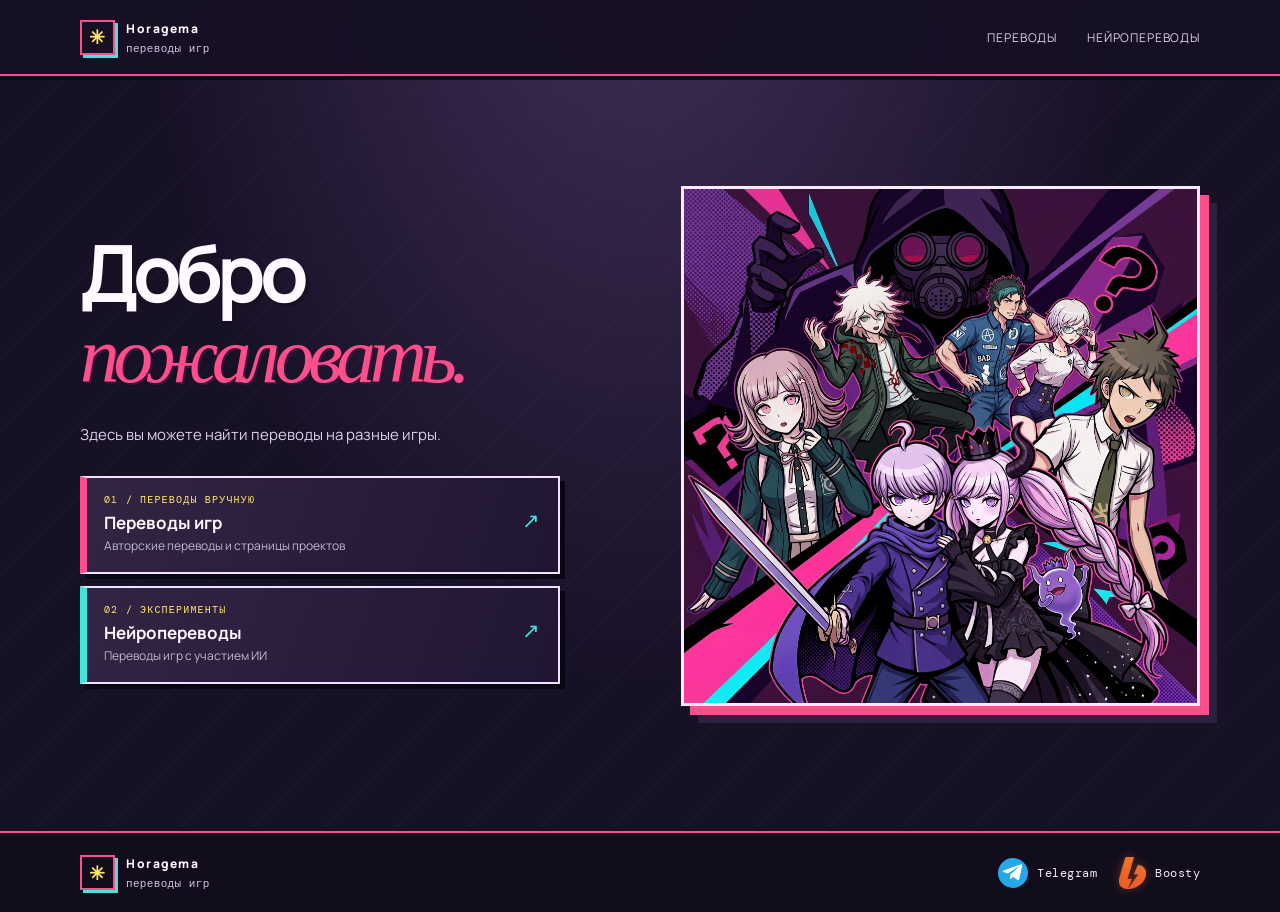
<file: index.html>
<!doctype html><html lang="ru"><head><meta charset="utf-8"><meta name="viewport" content="width=device-width,initial-scale=1"><meta name="theme-color" content="#1b1030"><meta name="description" content="Переводы игр и нейропереводы."><title>Horagema — переводы игр</title><link rel="stylesheet" href="style.css?v=13"></head><body>
<header class="topbar"><a class="brand" href="index.html"><span class="brand-mark">✳</span><span>Horagema<small>переводы игр</small></span></a><nav><a href="translations.html">Переводы</a><a href="neurotranslations.html">Нейропереводы</a></nav><button class="menu-toggle" aria-label="Открыть меню">☰</button></header>
<main><section class="home-hero wrap"><div class="home-copy"><h1>Добро<br><em>пожаловать.</em></h1><p>Здесь вы можете найти переводы на разные игры.</p><div class="home-actions"><a class="home-tile tile-manual" href="translations.html"><span class="tile-num">01 / ПЕРЕВОДЫ ВРУЧНУЮ</span><strong>Переводы игр</strong><span class="tile-arrow">↗</span><small>Авторские переводы и страницы проектов</small></a><a class="home-tile tile-neuro" href="neurotranslations.html"><span class="tile-num">02 / ЭКСПЕРИМЕНТЫ</span><strong>Нейропереводы</strong><span class="tile-arrow">↗</span><small>Переводы игр с участием ИИ</small></a></div></div><div class="home-visual"><img src="cover.png?v=13" alt="Персонажи из Danganronpa 2, Zero Escape: Virtue’s Last Reward, Master Detective Archives: RAIN CODE и Kamaitachi no Yoru"></div></section></main><footer class="footer"><div class="wrap footer-inner"><a class="brand" href="index.html"><span class="brand-mark">✳</span><span>Horagema<small>переводы игр</small></span></a><div class="footer-social" aria-label="Мои страницы"><a href="https://t.me/horagema_tl" target="_blank" rel="noopener noreferrer" aria-label="Telegram"><img src="assets/telegram.svg" alt=""><span>Telegram</span></a><a href="https://boosty.to/horagema/" target="_blank" rel="noopener noreferrer" aria-label="Boosty"><img src="assets/boosty-logo.png" alt=""><span>Boosty</span></a></div></div></footer><script src="script.js"></script></body></html>
</file>
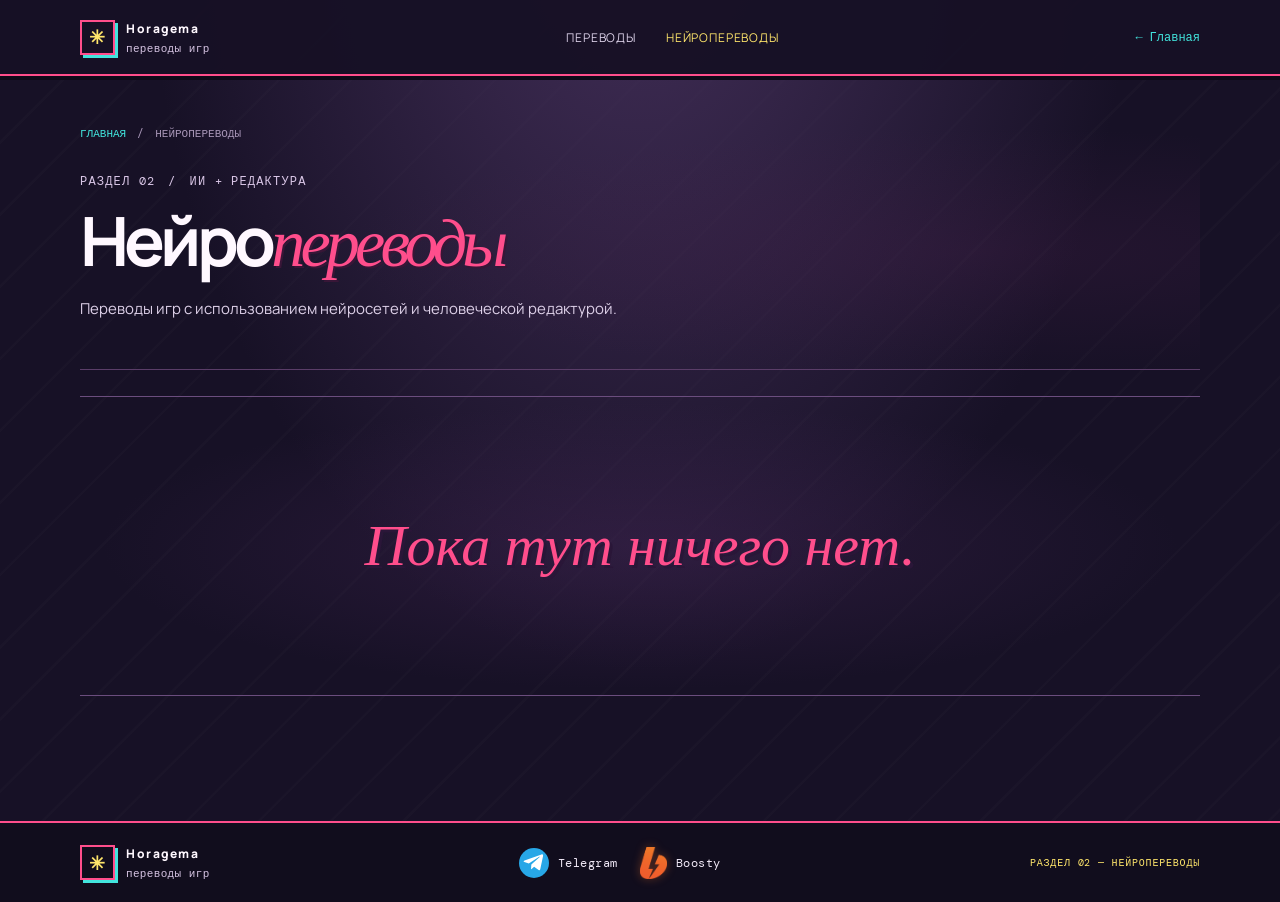
<file: neurotranslations.html>
<!doctype html><html lang="ru"><head><meta charset="utf-8"><meta name="viewport" content="width=device-width,initial-scale=1"><meta name="theme-color" content="#1b1030"><title>Нейропереводы игр — Horagema</title><link rel="stylesheet" href="style.css?v=13"></head><body><header class="topbar"><a class="brand" href="index.html"><span class="brand-mark">✳</span><span>Horagema<small>переводы игр</small></span></a><nav><a href="translations.html">Переводы</a><a class="nav-current" href="neurotranslations.html">Нейропереводы</a></nav><a class="top-link" href="index.html">← Главная</a><button class="menu-toggle" aria-label="Открыть меню">☰</button></header><main><section class="list-hero wrap neuro-list-hero"><div class="breadcrumbs"><a href="index.html">ГЛАВНАЯ</a>　/　НЕЙРОПЕРЕВОДЫ</div><div class="eyebrow">РАЗДЕЛ 02　/　ИИ + РЕДАКТУРА</div><h1>Нейро<em>переводы</em></h1><p>Переводы игр с использованием нейросетей и человеческой редактурой.</p></section><section class="list-content wrap"><div class="empty-state"><p>Пока тут ничего нет.</p></div></section></main><footer class="footer"><div class="wrap footer-inner"><a class="brand" href="index.html"><span class="brand-mark">✳</span><span>Horagema<small>переводы игр</small></span></a><div class="footer-social" aria-label="Мои страницы"><a href="https://t.me/horagema_tl" target="_blank" rel="noopener noreferrer" aria-label="Telegram"><img src="assets/telegram.svg" alt=""><span>Telegram</span></a><a href="https://boosty.to/horagema/" target="_blank" rel="noopener noreferrer" aria-label="Boosty"><img src="assets/boosty-logo.png" alt=""><span>Boosty</span></a></div><span class="footer-note">РАЗДЕЛ 02 — НЕЙРОПЕРЕВОДЫ</span></div></footer><script src="script.js"></script></body></html>
</file>
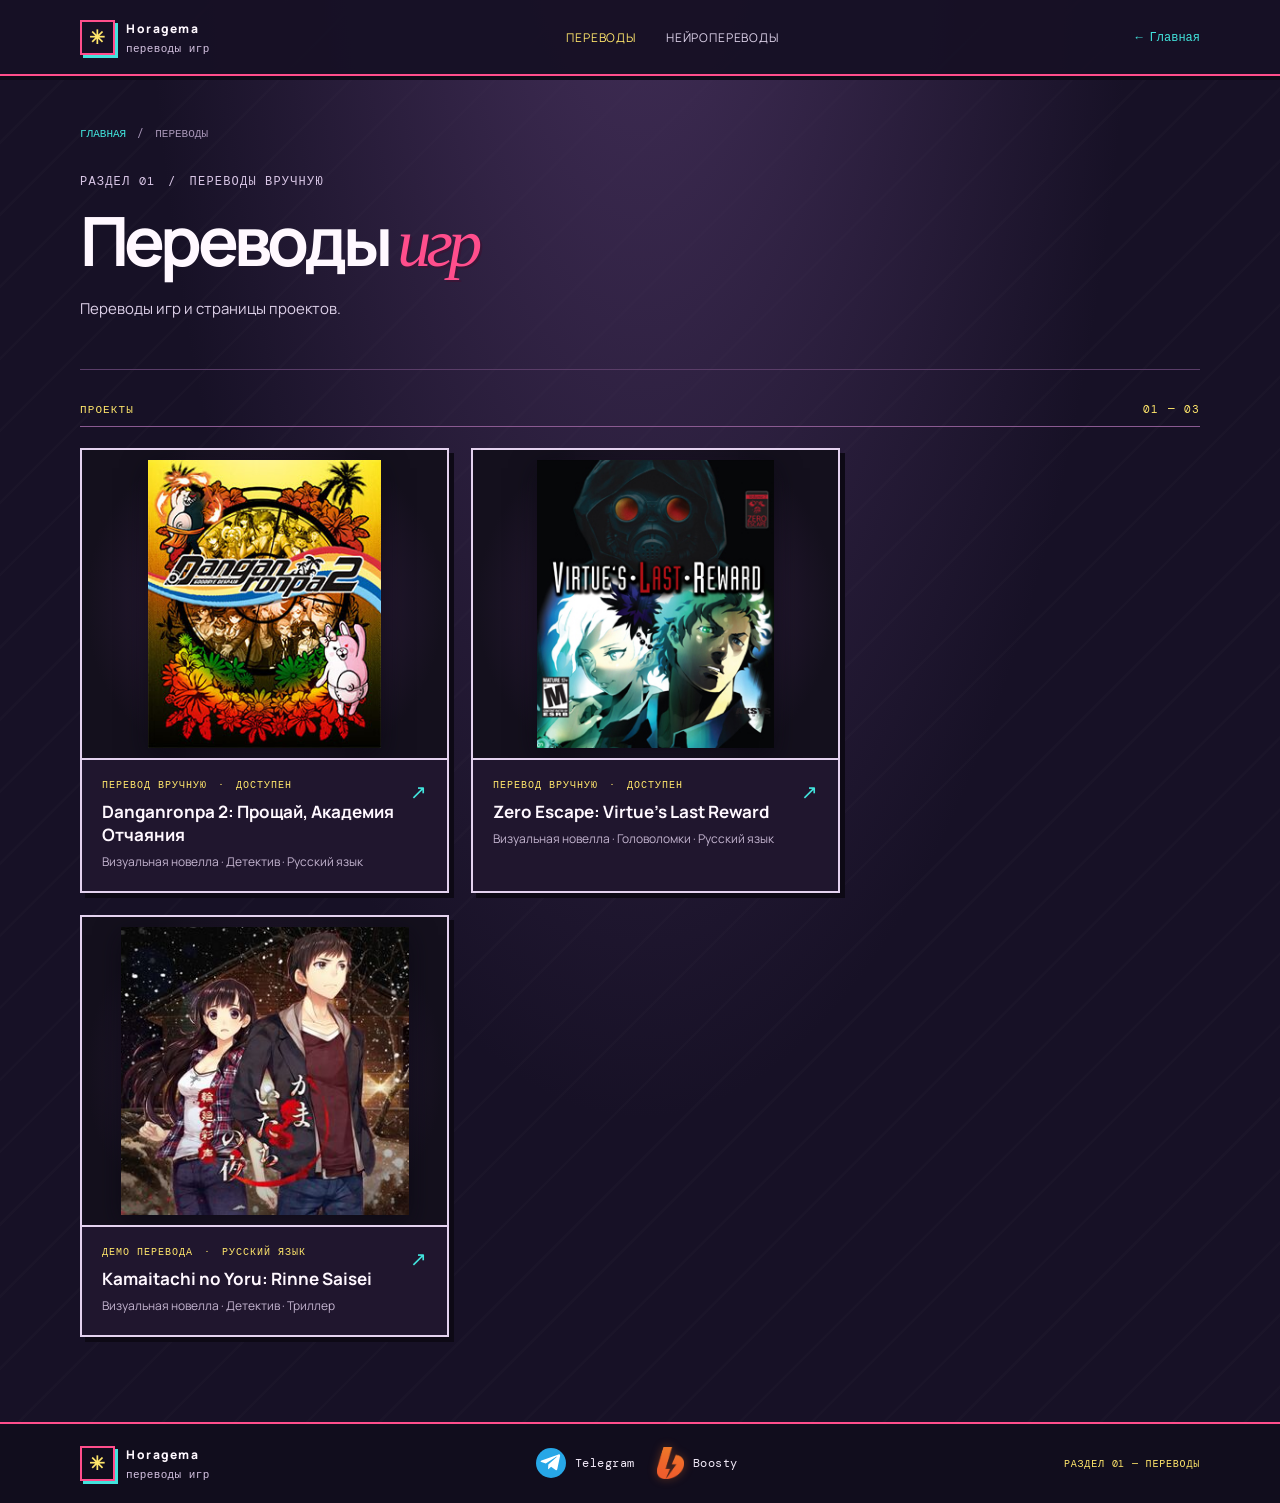
<file: translations.html>
<!doctype html><html lang="ru"><head><meta charset="utf-8"><meta name="viewport" content="width=device-width,initial-scale=1"><meta name="theme-color" content="#1b1030"><title>Переводы игр — Horagema</title><link rel="stylesheet" href="style.css?v=13"></head><body>
<header class="topbar"><a class="brand" href="index.html"><span class="brand-mark">✳</span><span>Horagema<small>переводы игр</small></span></a><nav><a class="nav-current" href="translations.html">Переводы</a><a href="neurotranslations.html">Нейропереводы</a></nav><a class="top-link" href="index.html">← Главная</a><button class="menu-toggle" aria-label="Открыть меню">☰</button></header>
<main><section class="list-hero wrap"><div class="breadcrumbs"><a href="index.html">ГЛАВНАЯ</a>　/　ПЕРЕВОДЫ</div><div class="eyebrow">РАЗДЕЛ 01　/　ПЕРЕВОДЫ ВРУЧНУЮ</div><h1>Переводы <em>игр</em></h1><p>Переводы игр и страницы проектов.</p></section><section class="list-content wrap"><div class="list-count"><span>ПРОЕКТЫ</span><span>01 — 03</span></div><div class="catalog-grid"><a class="catalog-card" href="projects/danganronpa-2.html"><div class="catalog-art game-cover-card-art"><img src="assets/danganronpa-2-cover.jpg" alt=""></div><div class="catalog-info"><div><div class="eyebrow">ПЕРЕВОД ВРУЧНУЮ　·　ДОСТУПЕН</div><h3>Danganronpa 2: Прощай, Академия Отчаяния</h3><p>Визуальная новелла · Детектив · Русский язык</p></div><span class="card-arrow">↗</span></div></a><a class="catalog-card" href="projects/zero-escape-vlr.html"><div class="catalog-art game-cover-card-art"><img src="assets/zero-escape-vlr-cover.jpg" alt=""></div><div class="catalog-info"><div><div class="eyebrow">ПЕРЕВОД ВРУЧНУЮ　·　ДОСТУПЕН</div><h3>Zero Escape: Virtue's Last Reward</h3><p>Визуальная новелла · Головоломки · Русский язык</p></div><span class="card-arrow">↗</span></div></a><a class="catalog-card" href="projects/kamaitachi-rinne-saisei.html"><div class="catalog-art game-cover-card-art"><img src="assets/kamaitachi-rinne-saisei-cover.jpg" alt=""></div><div class="catalog-info"><div><div class="eyebrow">ДЕМО ПЕРЕВОДА　·　РУССКИЙ ЯЗЫК</div><h3>Kamaitachi no Yoru: Rinne Saisei</h3><p>Визуальная новелла · Детектив · Триллер</p></div><span class="card-arrow">↗</span></div></a></div></section></main>
<footer class="footer"><div class="wrap footer-inner"><a class="brand" href="index.html"><span class="brand-mark">✳</span><span>Horagema<small>переводы игр</small></span></a><div class="footer-social" aria-label="Мои страницы"><a href="https://t.me/horagema_tl" target="_blank" rel="noopener noreferrer" aria-label="Telegram"><img src="assets/telegram.svg" alt=""><span>Telegram</span></a><a href="https://boosty.to/horagema/" target="_blank" rel="noopener noreferrer" aria-label="Boosty"><img src="assets/boosty-logo.png" alt=""><span>Boosty</span></a></div><span class="footer-note">РАЗДЕЛ 01 — ПЕРЕВОДЫ</span></div></footer><script src="script.js"></script></body></html>
</file>
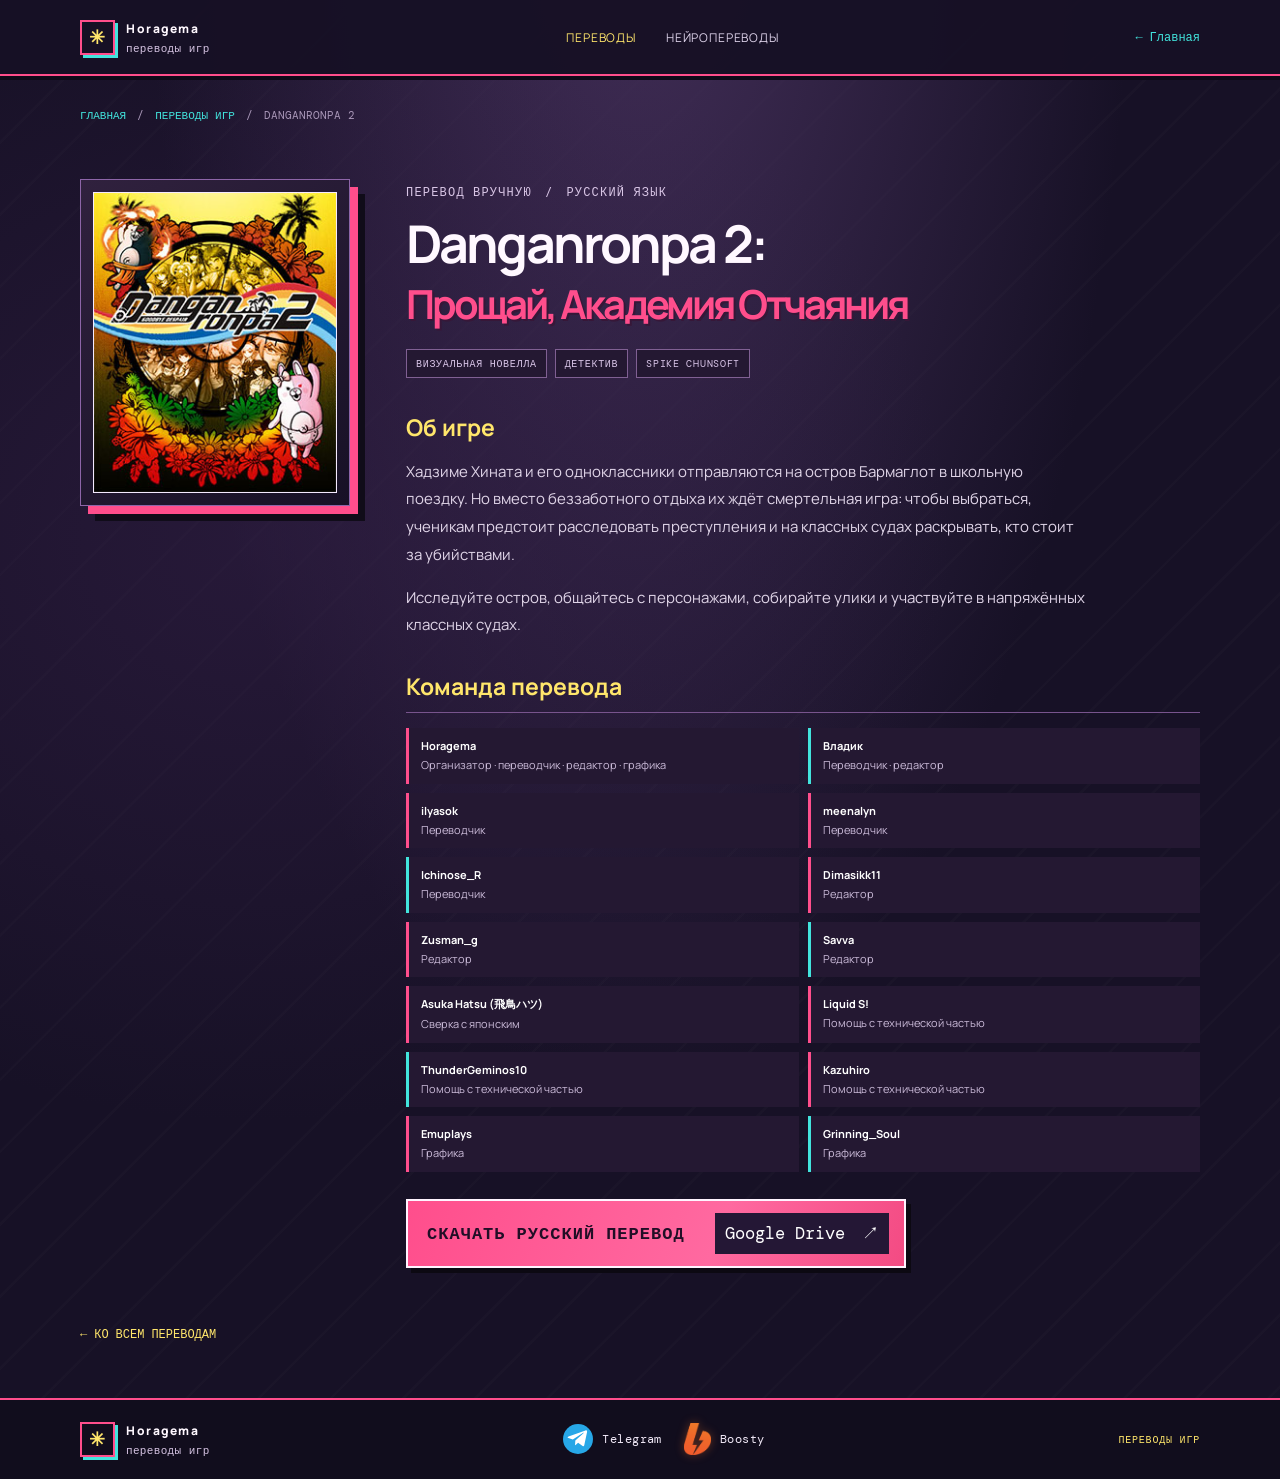
<file: projects/danganronpa-2.html>
<!doctype html>
<html lang="ru">
<head>
<meta charset="utf-8"><meta name="viewport" content="width=device-width,initial-scale=1"><meta name="theme-color" content="#171126">
<meta name="description" content="Danganronpa 2: Прощай, Академия Отчаяния — страница перевода.">
<title>Danganronpa 2: Прощай, Академия Отчаяния — Horagema</title>
<link rel="stylesheet" href="../style.css?v=13">
</head>
<body>
<header class="topbar"><a class="brand" href="../index.html"><span class="brand-mark">✳</span><span>Horagema<small>переводы игр</small></span></a><nav><a class="nav-current" href="../translations.html">Переводы</a><a href="../neurotranslations.html">Нейропереводы</a></nav><a class="top-link" href="../index.html">← Главная</a><button class="menu-toggle" aria-label="Открыть меню">☰</button></header>
<main class="game-page"><div class="wrap"><div class="breadcrumbs"><a href="../index.html">ГЛАВНАЯ</a>　/　<a href="../translations.html">ПЕРЕВОДЫ ИГР</a>　/　DANGANRONPA 2</div>
<section class="game-detail-content"><figure class="game-cover-frame"><img class="game-cover-large" src="../assets/danganronpa-2-cover.jpg" alt="Обложка Danganronpa 2: Goodbye Despair"></figure><div class="game-description"><div class="eyebrow">ПЕРЕВОД ВРУЧНУЮ　/　РУССКИЙ ЯЗЫК</div><h1>Danganronpa 2:<br><em>Прощай, Академия Отчаяния</em></h1><div class="game-meta"><span>ВИЗУАЛЬНАЯ НОВЕЛЛА</span><span>ДЕТЕКТИВ</span><span>SPIKE CHUNSOFT</span></div><h2>Об игре</h2><p>Хадзиме Хината и его одноклассники отправляются на остров Бармаглот в школьную поездку. Но вместо беззаботного отдыха их ждёт смертельная игра: чтобы выбраться, ученикам предстоит расследовать преступления и на классных судах раскрывать, кто стоит за убийствами.</p><p>Исследуйте остров, общайтесь с персонажами, собирайте улики и участвуйте в напряжённых классных судах.</p><section class="credits-section"><h2>Команда перевода</h2><div class="credits-grid"><div class="credit"><strong>Horagema</strong><span>Организатор · переводчик · редактор · графика</span></div><div class="credit"><strong>Владик</strong><span>Переводчик · редактор</span></div><div class="credit"><strong>ilyasok</strong><span>Переводчик</span></div><div class="credit"><strong>meenalyn</strong><span>Переводчик</span></div><div class="credit"><strong>Ichinose_R</strong><span>Переводчик</span></div><div class="credit"><strong>Dimasikk11</strong><span>Редактор</span></div><div class="credit"><strong>Zusman_g</strong><span>Редактор</span></div><div class="credit"><strong>Savva</strong><span>Редактор</span></div><div class="credit"><strong>Asuka Hatsu (飛鳥ハツ)</strong><span>Сверка с японским</span></div><div class="credit"><strong>Liquid S!</strong><span>Помощь с технической частью</span></div><div class="credit"><strong>ThunderGeminos10</strong><span>Помощь с технической частью</span></div><div class="credit"><strong>Kazuhiro</strong><span>Помощь с технической частью</span></div><div class="credit"><strong>Emuplays</strong><span>Графика</span></div><div class="credit"><strong>Grinning_Soul</strong><span>Графика</span></div></div></section><a class="download-button" href="https://drive.google.com/file/d/1Du9oJjOGJ9BMemYoPYq0vD_UlT7SY4ys/view" target="_blank" rel="noopener noreferrer"><span class="download-label">СКАЧАТЬ РУССКИЙ ПЕРЕВОД</span><span class="download-drive">Google Drive　↗</span></a></div></section>
<div class="back-row"><a class="back-link" href="../translations.html">← КО ВСЕМ ПЕРЕВОДАМ</a></div></div></main>
<footer class="footer"><div class="wrap footer-inner"><a class="brand" href="../index.html"><span class="brand-mark">✳</span><span>Horagema<small>переводы игр</small></span></a><div class="footer-social" aria-label="Мои страницы"><a href="https://t.me/horagema_tl" target="_blank" rel="noopener noreferrer" aria-label="Telegram"><img src="../assets/telegram.svg" alt=""><span>Telegram</span></a><a href="https://boosty.to/horagema/" target="_blank" rel="noopener noreferrer" aria-label="Boosty"><img src="../assets/boosty-logo.png" alt=""><span>Boosty</span></a></div><span class="footer-note">ПЕРЕВОДЫ ИГР</span></div></footer><script src="../script.js"></script>
</body></html>
</file>
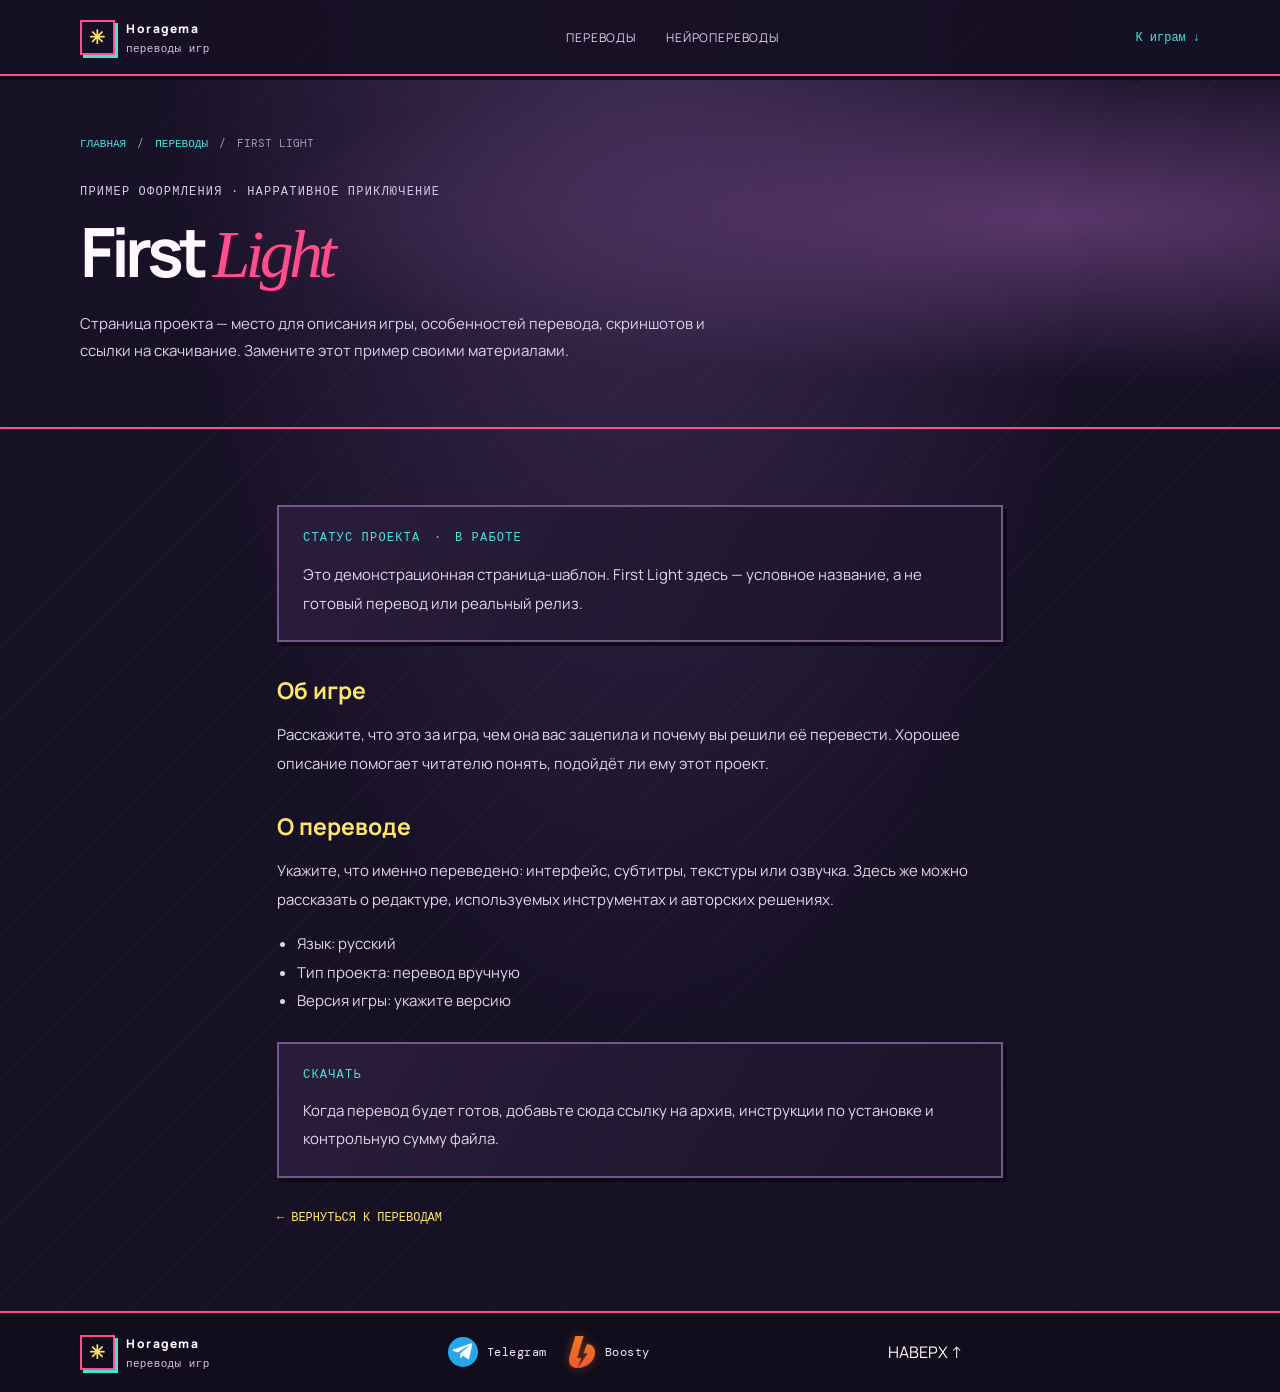
<file: projects/first-light.html>
<!doctype html><html lang="ru"><head><meta charset="utf-8"><meta name="viewport" content="width=device-width,initial-scale=1"><meta name="theme-color" content="#101310"><title>First Light — перевод игры · Хорагема</title><link rel="stylesheet" href="../style.css?v=13"></head><body><header class="topbar"><a class="brand" href="../index.html"><span class="brand-mark">✳</span><span>Horagema<small>переводы игр</small></span></a><nav><a href="../translations.html">Переводы</a><a href="../neurotranslations.html">Нейропереводы</a></nav><a class="top-link" href="../index.html">К играм <span>↓</span></a><button class="menu-toggle" aria-label="Открыть меню">☰</button></header><main><section class="detail-hero"><div class="wrap"><div class="breadcrumbs"><a href="../index.html">ГЛАВНАЯ</a>　/　<a href="../translations.html">ПЕРЕВОДЫ</a>　/　FIRST LIGHT</div><div class="eyebrow">ПРИМЕР ОФОРМЛЕНИЯ · НАРРАТИВНОЕ ПРИКЛЮЧЕНИЕ</div><h1>First <em>Light</em></h1><p class="detail-lead">Страница проекта — место для описания игры, особенностей перевода, скриншотов и ссылки на скачивание. Замените этот пример своими материалами.</p></div></section><article class="detail-content"><div class="detail-panel"><div class="eyebrow">СТАТУС ПРОЕКТА　·　В РАБОТЕ</div><p>Это демонстрационная страница-шаблон. First Light здесь — условное название, а не готовый перевод или реальный релиз.</p></div><h2>Об игре</h2><p>Расскажите, что это за игра, чем она вас зацепила и почему вы решили её перевести. Хорошее описание помогает читателю понять, подойдёт ли ему этот проект.</p><h2>О переводе</h2><p>Укажите, что именно переведено: интерфейс, субтитры, текстуры или озвучка. Здесь же можно рассказать о редактуре, используемых инструментах и авторских решениях.</p><ul><li>Язык: русский</li><li>Тип проекта: перевод вручную</li><li>Версия игры: укажите версию</li></ul><div class="detail-panel"><div class="eyebrow">СКАЧАТЬ</div><p>Когда перевод будет готов, добавьте сюда ссылку на архив, инструкции по установке и контрольную сумму файла.</p></div><a class="back-link" href="../translations.html">← ВЕРНУТЬСЯ К ПЕРЕВОДАМ</a></article></main><footer class="footer"><div class="wrap footer-inner"><a class="brand" href="../index.html"><span class="brand-mark">✳</span><span>Horagema<small>переводы игр</small></span></a><div class="footer-social" aria-label="Мои страницы"><a href="https://t.me/horagema_tl" target="_blank" rel="noopener noreferrer" aria-label="Telegram"><img src="../assets/telegram.svg" alt=""><span>Telegram</span></a><a href="https://boosty.to/horagema/" target="_blank" rel="noopener noreferrer" aria-label="Boosty"><img src="../assets/boosty-logo.png" alt=""><span>Boosty</span></a></div><a class="footer-top" href="#">НАВЕРХ ↑</a><span class="copyright"></span></div></footer><script src="../script.js"></script></body></html>
</file>
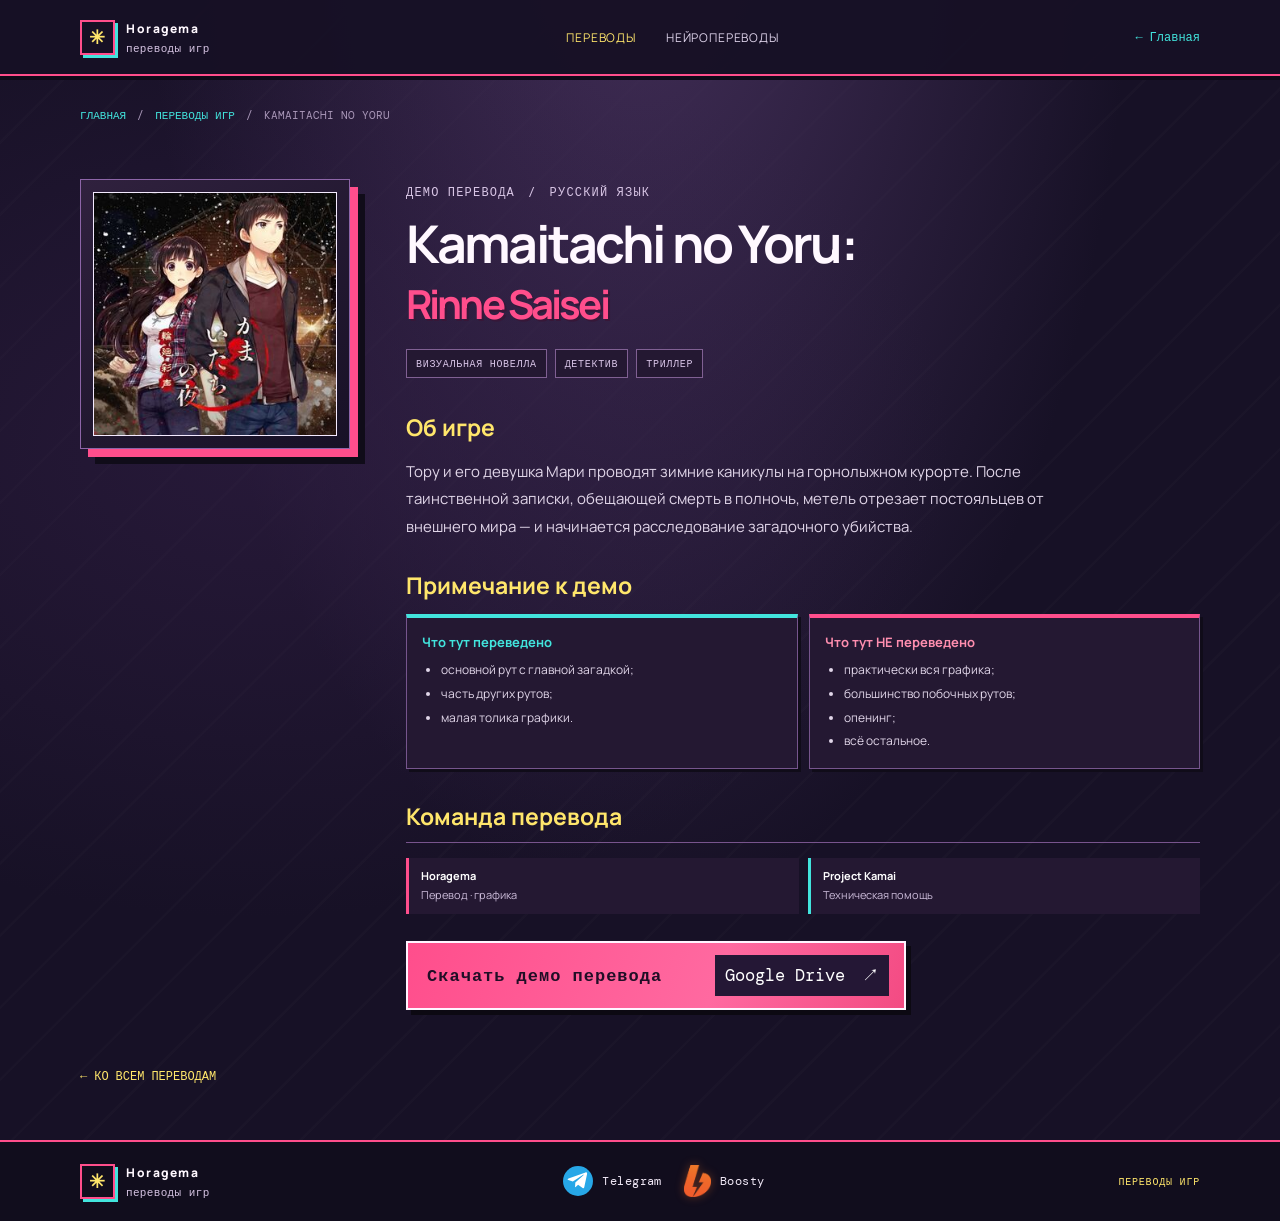
<file: projects/kamaitachi-rinne-saisei.html>
<!doctype html>
<html lang="ru">
<head>
<meta charset="utf-8"><meta name="viewport" content="width=device-width,initial-scale=1"><meta name="theme-color" content="#171126">
<meta name="description" content="Kamaitachi no Yoru: Rinne Saisei — страница демо-перевода на русский язык.">
<title>Kamaitachi no Yoru: Rinne Saisei — Horagema</title>
<link rel="stylesheet" href="../style.css?v=13">
</head>
<body>
<header class="topbar"><a class="brand" href="../index.html"><span class="brand-mark">✳</span><span>Horagema<small>переводы игр</small></span></a><nav><a class="nav-current" href="../translations.html">Переводы</a><a href="../neurotranslations.html">Нейропереводы</a></nav><a class="top-link" href="../index.html">← Главная</a><button class="menu-toggle" aria-label="Открыть меню">☰</button></header>
<main class="game-page"><div class="wrap"><div class="breadcrumbs"><a href="../index.html">ГЛАВНАЯ</a>　/　<a href="../translations.html">ПЕРЕВОДЫ ИГР</a>　/　KAMAITACHI NO YORU</div>
<section class="game-detail-content"><figure class="game-cover-frame"><img class="game-cover-large" src="../assets/kamaitachi-rinne-saisei-cover.jpg" alt="Обложка Kamaitachi no Yoru: Rinne Saisei"></figure><div class="game-description"><div class="eyebrow">ДЕМО ПЕРЕВОДА　/　РУССКИЙ ЯЗЫК</div><h1>Kamaitachi no Yoru:<br><em>Rinne Saisei</em></h1><div class="game-meta"><span>ВИЗУАЛЬНАЯ НОВЕЛЛА</span><span>ДЕТЕКТИВ</span><span>ТРИЛЛЕР</span></div><h2>Об игре</h2><p>Тору и его девушка Мари проводят зимние каникулы на горнолыжном курорте. После таинственной записки, обещающей смерть в полночь, метель отрезает постояльцев от внешнего мира — и начинается расследование загадочного убийства.</p>
<section class="scope-section"><h2>Примечание к демо</h2><div class="scope-grid"><div class="scope-block scope-done"><h3>Что тут переведено</h3><ul><li>основной рут с главной загадкой;</li><li>часть других рутов;</li><li>малая толика графики.</li></ul></div><div class="scope-block scope-todo"><h3>Что тут НЕ переведено</h3><ul><li>практически вся графика;</li><li>большинство побочных рутов;</li><li>опенинг;</li><li>всё остальное.</li></ul></div></div></section>
<section class="credits-section"><h2>Команда перевода</h2><div class="credits-grid"><div class="credit"><strong>Horagema</strong><span>Перевод · графика</span></div><div class="credit"><strong>Project Kamai</strong><span>Техническая помощь</span></div></div></section>
<a class="download-button" href="https://drive.google.com/file/d/1gD4YkriH4baQybr0T03OektJbPSRHwa1/view" target="_blank" rel="noopener noreferrer"><span class="download-label">Скачать демо перевода</span><span class="download-drive">Google Drive　↗</span></a></div></section>
<div class="back-row"><a class="back-link" href="../translations.html">← КО ВСЕМ ПЕРЕВОДАМ</a></div></div></main>
<footer class="footer"><div class="wrap footer-inner"><a class="brand" href="../index.html"><span class="brand-mark">✳</span><span>Horagema<small>переводы игр</small></span></a><div class="footer-social" aria-label="Мои страницы"><a href="https://t.me/horagema_tl" target="_blank" rel="noopener noreferrer" aria-label="Telegram"><img src="../assets/telegram.svg" alt=""><span>Telegram</span></a><a href="https://boosty.to/horagema/" target="_blank" rel="noopener noreferrer" aria-label="Boosty"><img src="../assets/boosty-logo.png" alt=""><span>Boosty</span></a></div><span class="footer-note">ПЕРЕВОДЫ ИГР</span></div></footer><script src="../script.js"></script>
</body></html>
</file>
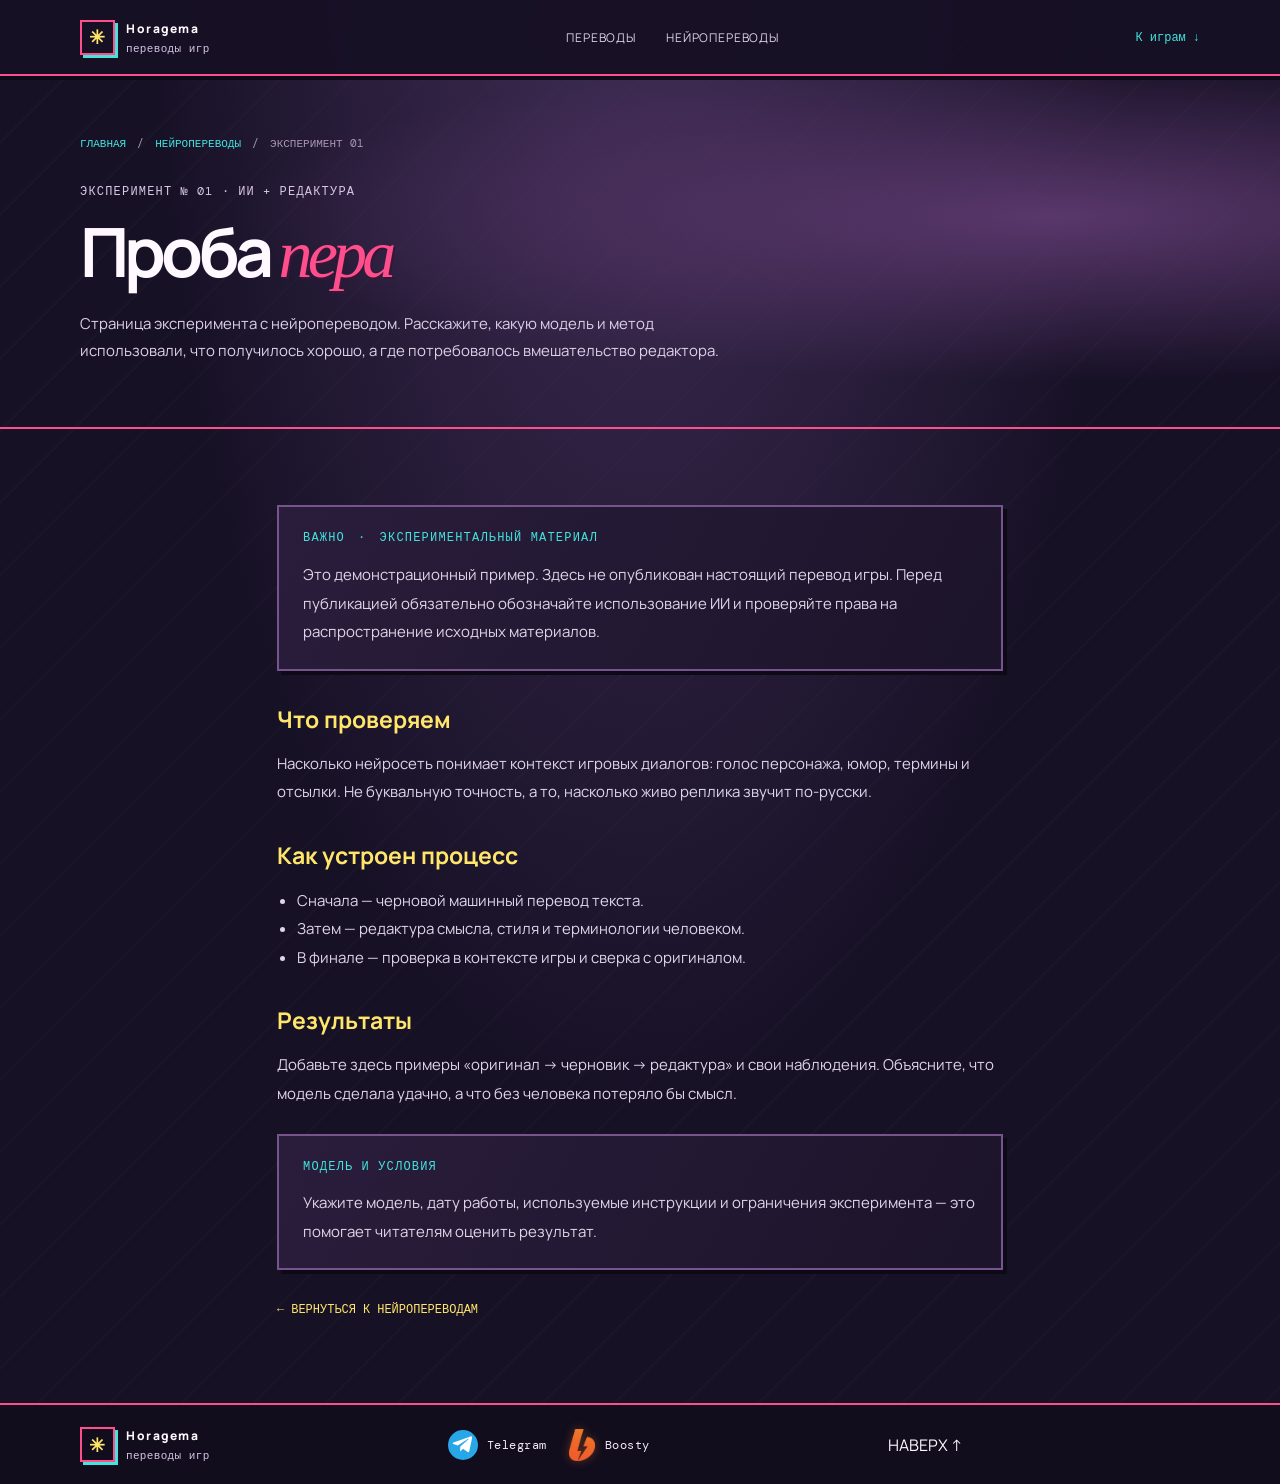
<file: projects/neuro-demo.html>
<!doctype html><html lang="ru"><head><meta charset="utf-8"><meta name="viewport" content="width=device-width,initial-scale=1"><meta name="theme-color" content="#101310"><title>Нейроперевод: проба пера · Хорагема</title><link rel="stylesheet" href="../style.css?v=13"></head><body><header class="topbar"><a class="brand" href="../index.html"><span class="brand-mark">✳</span><span>Horagema<small>переводы игр</small></span></a><nav><a href="../translations.html">Переводы</a><a href="../neurotranslations.html">Нейропереводы</a></nav><a class="top-link" href="../index.html">К играм <span>↓</span></a><button class="menu-toggle" aria-label="Открыть меню">☰</button></header><main><section class="detail-hero"><div class="wrap"><div class="breadcrumbs"><a href="../index.html">ГЛАВНАЯ</a>　/　<a href="../neurotranslations.html">НЕЙРОПЕРЕВОДЫ</a>　/　ЭКСПЕРИМЕНТ 01</div><div class="eyebrow">ЭКСПЕРИМЕНТ № 01 · ИИ + РЕДАКТУРА</div><h1>Проба <em>пера</em></h1><p class="detail-lead">Страница эксперимента с нейропереводом. Расскажите, какую модель и метод использовали, что получилось хорошо, а где потребовалось вмешательство редактора.</p></div></section><article class="detail-content"><div class="detail-panel"><div class="eyebrow">ВАЖНО　·　ЭКСПЕРИМЕНТАЛЬНЫЙ МАТЕРИАЛ</div><p>Это демонстрационный пример. Здесь не опубликован настоящий перевод игры. Перед публикацией обязательно обозначайте использование ИИ и проверяйте права на распространение исходных материалов.</p></div><h2>Что проверяем</h2><p>Насколько нейросеть понимает контекст игровых диалогов: голос персонажа, юмор, термины и отсылки. Не буквальную точность, а то, насколько живо реплика звучит по-русски.</p><h2>Как устроен процесс</h2><ul><li>Сначала — черновой машинный перевод текста.</li><li>Затем — редактура смысла, стиля и терминологии человеком.</li><li>В финале — проверка в контексте игры и сверка с оригиналом.</li></ul><h2>Результаты</h2><p>Добавьте здесь примеры «оригинал → черновик → редактура» и свои наблюдения. Объясните, что модель сделала удачно, а что без человека потеряло бы смысл.</p><div class="detail-panel"><div class="eyebrow">МОДЕЛЬ И УСЛОВИЯ</div><p>Укажите модель, дату работы, используемые инструкции и ограничения эксперимента — это помогает читателям оценить результат.</p></div><a class="back-link" href="../neurotranslations.html">← ВЕРНУТЬСЯ К НЕЙРОПЕРЕВОДАМ</a></article></main><footer class="footer"><div class="wrap footer-inner"><a class="brand" href="../index.html"><span class="brand-mark">✳</span><span>Horagema<small>переводы игр</small></span></a><div class="footer-social" aria-label="Мои страницы"><a href="https://t.me/horagema_tl" target="_blank" rel="noopener noreferrer" aria-label="Telegram"><img src="../assets/telegram.svg" alt=""><span>Telegram</span></a><a href="https://boosty.to/horagema/" target="_blank" rel="noopener noreferrer" aria-label="Boosty"><img src="../assets/boosty-logo.png" alt=""><span>Boosty</span></a></div><a class="footer-top" href="#">НАВЕРХ ↑</a><span class="copyright"></span></div></footer><script src="../script.js"></script></body></html>
</file>
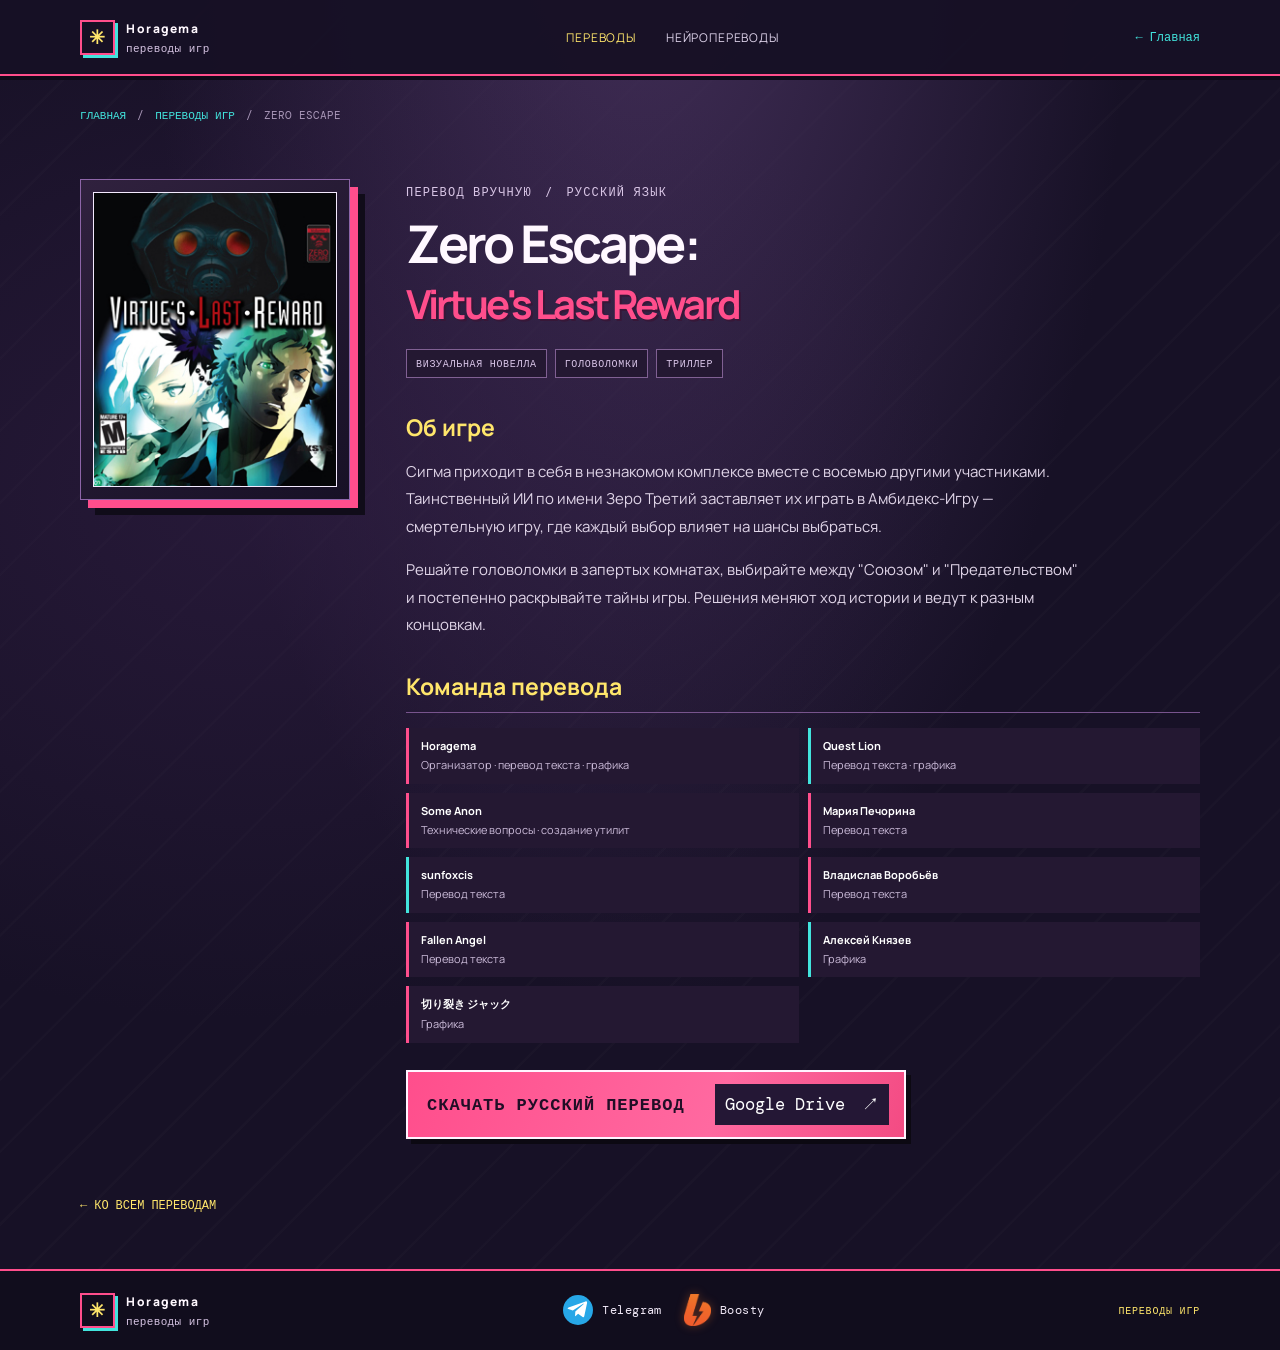
<file: projects/zero-escape-vlr.html>
<!doctype html>
<html lang="ru">
<head>
<meta charset="utf-8"><meta name="viewport" content="width=device-width,initial-scale=1"><meta name="theme-color" content="#171126">
<meta name="description" content="Zero Escape: Virtue's Last Reward — описание игры и страница русского перевода.">
<title>Zero Escape: Virtue's Last Reward — Horagema</title>
<link rel="stylesheet" href="../style.css?v=13">
</head>
<body>
<header class="topbar"><a class="brand" href="../index.html"><span class="brand-mark">✳</span><span>Horagema<small>переводы игр</small></span></a><nav><a class="nav-current" href="../translations.html">Переводы</a><a href="../neurotranslations.html">Нейропереводы</a></nav><a class="top-link" href="../index.html">← Главная</a><button class="menu-toggle" aria-label="Открыть меню">☰</button></header>
<main class="game-page"><div class="wrap"><div class="breadcrumbs"><a href="../index.html">ГЛАВНАЯ</a>　/　<a href="../translations.html">ПЕРЕВОДЫ ИГР</a>　/　ZERO ESCAPE</div>
<section class="game-detail-content"><figure class="game-cover-frame"><img class="game-cover-large" src="../assets/zero-escape-vlr-cover.jpg" alt="Обложка Zero Escape: Virtue's Last Reward"></figure><div class="game-description"><div class="eyebrow">ПЕРЕВОД ВРУЧНУЮ　/　РУССКИЙ ЯЗЫК</div><h1>Zero Escape:<br><em>Virtue's Last Reward</em></h1><div class="game-meta"><span>ВИЗУАЛЬНАЯ НОВЕЛЛА</span><span>ГОЛОВОЛОМКИ</span><span>ТРИЛЛЕР</span></div><h2>Об игре</h2><p>Сигма приходит в себя в незнакомом комплексе вместе с восемью другими участниками. Таинственный ИИ по имени Зеро Третий заставляет их играть в Амбидекс-Игру — смертельную игру, где каждый выбор влияет на шансы выбраться.</p><p>Решайте головоломки в запертых комнатах, выбирайте между "Союзом" и "Предательством" и постепенно раскрывайте тайны игры. Решения меняют ход истории и ведут к разным концовкам.</p><section class="credits-section"><h2>Команда перевода</h2><div class="credits-grid"><div class="credit"><strong>Horagema</strong><span>Организатор · перевод текста · графика</span></div><div class="credit"><strong>Quest Lion</strong><span>Перевод текста · графика</span></div><div class="credit"><strong>Some Anon</strong><span>Технические вопросы · создание утилит</span></div><div class="credit"><strong>Мария Печорина</strong><span>Перевод текста</span></div><div class="credit"><strong>sunfoxcis</strong><span>Перевод текста</span></div><div class="credit"><strong>Владислав Воробьёв</strong><span>Перевод текста</span></div><div class="credit"><strong>Fallen Angel</strong><span>Перевод текста</span></div><div class="credit"><strong>Алексей Князев</strong><span>Графика</span></div><div class="credit"><strong>切り裂き ジャック</strong><span>Графика</span></div></div></section><a class="download-button" href="https://drive.google.com/file/d/1lx31rbzkMt6mENQeV91ISvPByHg7le1e/view" target="_blank" rel="noopener noreferrer"><span class="download-label">СКАЧАТЬ РУССКИЙ ПЕРЕВОД</span><span class="download-drive">Google Drive　↗</span></a></div></section>
<div class="back-row"><a class="back-link" href="../translations.html">← КО ВСЕМ ПЕРЕВОДАМ</a></div></div></main>
<footer class="footer"><div class="wrap footer-inner"><a class="brand" href="../index.html"><span class="brand-mark">✳</span><span>Horagema<small>переводы игр</small></span></a><div class="footer-social" aria-label="Мои страницы"><a href="https://t.me/horagema_tl" target="_blank" rel="noopener noreferrer" aria-label="Telegram"><img src="../assets/telegram.svg" alt=""><span>Telegram</span></a><a href="https://boosty.to/horagema/" target="_blank" rel="noopener noreferrer" aria-label="Boosty"><img src="../assets/boosty-logo.png" alt=""><span>Boosty</span></a></div><span class="footer-note">ПЕРЕВОДЫ ИГР</span></div></footer><script src="../script.js"></script>
</body></html>
</file>
<file: style.css>
@import url('https://fonts.googleapis.com/css2?family=DM+Mono:wght@400;500&family=Manrope:wght@400;500;600;700;800&display=swap');
:root{color-scheme:dark;--bg:#1b1030;--panel:#241638;--ink:#f8f3ff;--muted:#c2b3d0;--line:#49345f;--purple:#d0a6ff;--pink:#ff65a9;--mono:'DM Mono',monospace;--sans:'Manrope',Arial,sans-serif}*{box-sizing:border-box}html{scroll-behavior:smooth}body{margin:0;min-height:100vh;color:var(--ink);background:radial-gradient(ellipse at 50% -20%,#39205a 0,#1b1030 58%);font-family:var(--sans);-webkit-font-smoothing:antialiased}a{color:inherit;text-decoration:none}.wrap{width:min(1120px,calc(100% - 64px));margin-inline:auto}.topbar{height:76px;padding:0 max(calc((100vw - 1120px)/2),32px);display:flex;align-items:center;justify-content:space-between;position:sticky;top:0;z-index:10;background:rgba(27,16,48,.97);border-bottom:1px solid var(--line)}.brand{display:flex;align-items:center;gap:11px;color:var(--ink);font-size:12px;font-weight:800;letter-spacing:.13em}.brand small{display:block;margin-top:4px;color:var(--muted);font:9px var(--mono);letter-spacing:.03em}.brand-mark{width:35px;height:35px;border:1px solid var(--purple);display:grid;place-items:center;color:var(--purple);font-size:19px}.topbar nav{display:flex;gap:30px}.topbar nav a,.top-link{color:#ddd2e9;font-size:11px}.topbar nav a:hover,.top-link:hover,.nav-current{color:var(--purple)!important}.top-index,.top-link{font:10px var(--mono);color:var(--purple)}.menu-toggle{display:none;background:none;color:var(--ink);border:1px solid var(--line);padding:6px 9px}.eyebrow{color:#c1b0d2;font:10px var(--mono);letter-spacing:.1em}.live-dot{display:inline-block;width:7px;height:7px;border-radius:50%;background:var(--pink);margin-right:9px;box-shadow:0 0 12px #ff65a9}.home-hero{min-height:calc(100vh - 145px);display:grid;grid-template-columns:1.04fr .96fr;align-items:center;gap:30px;padding-top:45px;padding-bottom:60px}.home-copy{position:relative;z-index:2}.home-copy h1{font-size:clamp(48px,6.5vw,79px);line-height:.98;letter-spacing:-.075em;margin:26px 0 20px;font-weight:700}.home-copy h1 em,.list-hero h1 em,.detail-hero h1 em{font:italic 400 1em Georgia,serif;color:var(--purple)}.home-copy>p{font-size:13px;line-height:1.8;color:#d0c3dc;max-width:390px}.home-actions{display:grid;gap:12px;max-width:480px;margin-top:28px}.home-tile{min-height:95px;position:relative;display:block;padding:15px 50px 13px 17px;border:1px solid #75558f;background:linear-gradient(105deg,#392353,#241638);transition:.2s}.home-tile:hover{border-color:#e4caff;background:linear-gradient(105deg,#54316e,#2c1b42);transform:translateX(4px)}.tile-neuro{background:linear-gradient(105deg,#452144,#261638);border-color:#754567}.tile-num{display:block;font:8px var(--mono);letter-spacing:.12em;color:#d2bee5}.home-tile strong{display:block;margin-top:5px;font-size:17px}.home-tile small{display:block;margin-top:3px;color:#c5b5d4;font-size:10px}.tile-arrow{position:absolute;right:18px;top:28px;font-size:21px;color:var(--purple)}.home-meta{margin-top:28px;font:9px var(--mono);letter-spacing:.08em;color:#a998b8}.home-visual{height:auto;aspect-ratio:1/1;position:relative;overflow:hidden;border:1px solid #8a62a8;background:#241638;box-shadow:0 18px 70px #0b061744}.home-visual img{display:block;width:100%;height:100%;object-fit:contain;object-position:center}.home-visual:after{content:"";position:absolute;inset:0;pointer-events:none;background:linear-gradient(90deg,#170d2290 0%,transparent 42%),linear-gradient(0deg,#170d2244,transparent 34%)}.visual-grid{position:absolute;inset:0;background-image:linear-gradient(#e5d2ff14 1px,transparent 1px),linear-gradient(90deg,#e5d2ff14 1px,transparent 1px);background-size:40px 40px}.visual-ring{position:absolute;border:1px solid #d8b1ff61;border-radius:50%;width:360px;height:360px;left:50%;top:50%;transform:translate(-50%,-50%)}.ring-b{width:250px;height:250px;border-color:#ff65a97a}.visual-diamond{position:absolute;width:220px;height:300px;left:50%;top:50%;transform:translate(-50%,-50%) rotate(38deg);border:1px solid #f3dfff;background:linear-gradient(145deg,#b17ad544,#ff65a91a);box-shadow:0 0 60px #c077ff22}.visual-slice{position:absolute;width:130px;height:210px;left:50%;top:50%;transform:translate(-50%,-50%) rotate(-22deg);background:linear-gradient(160deg,#edc2ff,#8e55b8 50%,#462158);clip-path:polygon(50% 0,100% 100%,0 100%);opacity:.8}.visual-code{position:absolute;top:27px;right:25px;font:9px/1.6 var(--mono);letter-spacing:.12em;border:1px solid #f2ddff99;padding:9px 12px;color:#f2ddff;transform:rotate(5deg)}.visual-code b{font-size:22px}.visual-caption{position:absolute;bottom:25px;left:24px;color:#e6c4ff;font:9px/1.6 var(--mono);letter-spacing:.13em}.footer{background:#170e27;border-top:1px solid var(--line);padding:22px 0}.footer-inner{display:flex;align-items:center;justify-content:space-between}.footer-note{font:8px var(--mono);letter-spacing:.08em;color:#aa9bb8}.list-hero{padding-top:50px;padding-bottom:35px}.breadcrumbs{margin-bottom:32px;color:#a997b8;font:9px var(--mono)}.breadcrumbs a{color:var(--purple)}.list-hero h1,.detail-hero h1{font-size:clamp(42px,6vw,68px);letter-spacing:-.07em;line-height:1.05;margin:14px 0}.list-hero>p{font-size:13px;color:#d0c3dc}.neuro-list-hero{background:radial-gradient(ellipse at 80% 60%,#4b214d44,transparent 50%)}.list-content{min-height:45vh;padding-top:6px;padding-bottom:85px}.list-count{display:flex;justify-content:space-between;border-bottom:1px solid var(--line);padding:10px 0;margin-bottom:21px;font:9px var(--mono);letter-spacing:.1em;color:#c5b4d2}.catalog-grid{display:grid;grid-template-columns:repeat(2,minmax(0,1fr));gap:22px}.list-content .catalog-grid{max-width:760px}.catalog-card{display:block;min-width:0;border:1px solid var(--line);background:#211531;transition:transform .25s,border-color .25s}.catalog-card:hover{transform:translateY(-4px);border-color:#b384d8}.catalog-art{height:310px;position:relative;overflow:hidden;display:flex;flex-direction:column;justify-content:space-between;padding:20px}.art-one{background:radial-gradient(ellipse at 54% 47%,#d2a0e8,#704c83 48%,#30213e)}.art-two{background:radial-gradient(ellipse at 58% 52%,#aa559e,#512b68 45%,#261833)}.catalog-art:after{content:'';position:absolute;inset:0;background:linear-gradient(0deg,#120c1d9c,transparent 45%,#130d2040)}.case-label,.art-footer{position:relative;z-index:2;font:8px var(--mono);letter-spacing:.12em;color:#fff4ff}.art-number{position:absolute;right:18px;top:-30px;font:200px Georgia,serif;color:#f0ddff22}.card-title-art{position:absolute;z-index:2;left:22px;bottom:54px;font-size:38px;line-height:.85;font-weight:800;letter-spacing:.04em;color:#fff;text-shadow:0 3px 20px #160d20}.art-shape{position:absolute;border:1px solid #f1d9ff88;border-radius:50%;width:230px;height:230px;right:34px;top:39px}.shape-two{width:160px;height:160px;right:69px;top:74px;border-color:#ff65a9}.shape-three{width:240px;height:290px;right:28px;top:25px;clip-path:polygon(50% 0,100% 100%,0 100%);border-radius:0;border-color:#efbcff}.shape-four{width:160px;height:190px;right:68px;top:74px;clip-path:polygon(50% 0,100% 100%,0 100%);border-radius:0;border-color:#ff65a9}.catalog-info{padding:18px 20px 20px;display:flex;justify-content:space-between;gap:12px;min-height:108px}.catalog-info h3{font-size:17px;margin:9px 0 6px}.catalog-info p{font-size:10px;line-height:1.5;color:#c4b5d0;margin:0}.catalog-info .eyebrow{font-size:9px}.card-arrow{color:var(--purple);font-size:20px}.detail-hero{padding:60px 0 48px;border-bottom:1px solid var(--line);background:radial-gradient(ellipse at 82% 40%,#543574,transparent 48%)}.detail-hero h1{margin:16px 0}.detail-lead{max-width:660px;color:#d0c3dc;font-size:14px;line-height:1.8}.detail-content{max-width:790px;margin:auto;padding:50px 32px 85px}.detail-content h2{font-size:23px;margin:32px 0 12px}.detail-content p,.detail-content li{font-size:13px;line-height:1.9;color:#d0c3dc}.detail-content ul{padding-left:20px}.detail-panel{border:1px solid var(--line);padding:22px 24px;background:#241638;margin:26px 0}.detail-panel .eyebrow{color:var(--purple)}.detail-panel p{margin-bottom:0}.back-link{font:10px var(--mono);color:var(--purple)}
@media(max-width:760px){.wrap{width:calc(100% - 40px)}.topbar{height:68px;padding:0 20px}.topbar nav{display:none;position:absolute;top:67px;left:0;right:0;padding:18px 20px;background:#211531;border-bottom:1px solid var(--line);flex-direction:column;gap:18px}.topbar nav.open{display:flex}.top-index{display:none}.menu-toggle{display:block}.home-hero{grid-template-columns:1fr;gap:28px;padding-top:38px;padding-bottom:40px;min-height:auto}.home-copy h1{font-size:58px}.home-visual{height:auto;aspect-ratio:1/1;margin-bottom:15px}.visual-ring{width:270px;height:270px}.ring-b{width:185px;height:185px}.visual-diamond{width:165px;height:225px}.visual-slice{width:100px;height:155px}.list-hero{padding-top:35px;padding-bottom:28px}.list-content{padding-bottom:55px}.catalog-grid{grid-template-columns:1fr}.catalog-art{height:270px}.detail-hero{padding-top:35px}.detail-content{padding:38px 20px 65px}.footer-inner{gap:15px;flex-wrap:wrap}.footer-note{width:100%;order:3}}
@media(prefers-reduced-motion:reduce){*,*:before,*:after{scroll-behavior:auto!important;animation:none!important;transition:none!important}}

/* Danganronpa 2-inspired visual novel / trial interface */
:root{--bg:#171126;--panel:#211735;--ink:#fff8ff;--muted:#c5b6d3;--line:#5a3d68;--purple:#cf9cff;--pink:#ff4e8c;--mono:'DM Mono',monospace;--sans:'Manrope',Arial,sans-serif;--cyan:#42e4dd;--yellow:#ffe66b}
body{background-color:var(--bg);background-image:radial-gradient(ellipse at 50% -15%,#45305b 0,transparent 55%),repeating-linear-gradient(135deg,transparent 0 48px,#ffffff04 49px 51px);color:var(--ink)}
.topbar{background:rgba(23,17,38,.97);border-bottom:2px solid var(--pink);box-shadow:0 4px 0 #0e0b19}.brand-mark{border:2px solid var(--pink);color:var(--yellow);box-shadow:3px 3px 0 var(--cyan)}.brand small{color:#d6c4e3}.topbar nav a{font-size:10px;text-transform:uppercase;letter-spacing:.07em}.topbar nav a:hover,.topbar nav .nav-current{color:var(--yellow)!important}.top-index,.top-link{color:var(--cyan)}
.eyebrow{color:#d9c6e6}.live-dot{background:var(--yellow);box-shadow:0 0 14px #ffe66b}.home-hero{gap:38px}.home-copy h1{color:#fff8ff;text-shadow:3px 3px 0 #161021}.home-copy h1 em,.list-hero h1 em,.detail-hero h1 em{color:var(--pink);text-shadow:2px 2px 0 #381637}.home-copy>p,.list-hero>p,.detail-lead{color:#ddd0e8}.home-tile{border:2px solid #f3dfff;background:linear-gradient(110deg,#342444,#201632);box-shadow:5px 5px 0 #090711;min-height:98px}.home-tile:hover{border-color:var(--yellow);background:linear-gradient(110deg,#493056,#281b3b);transform:translate(2px,2px);box-shadow:2px 2px 0 #090711}.tile-manual{border-left:7px solid var(--pink)}.tile-neuro{border-left:7px solid var(--cyan)}.tile-num{color:var(--yellow)}.tile-arrow{color:var(--cyan)}.home-visual{border:3px solid #f7eaff;box-shadow:9px 9px 0 var(--pink),17px 17px 0 #2b2140}.home-visual img{object-fit:contain}.home-visual:after{background:linear-gradient(135deg,#21112722,transparent 45%)}
.footer{background:#110d1d;border-top:2px solid var(--pink)}.footer-note{color:var(--yellow)}.list-hero{position:relative;border-bottom:1px solid var(--line)}.breadcrumbs a{color:var(--cyan)}.list-count{color:var(--yellow);border-color:#8a5a91}.list-content{padding-top:22px}.catalog-card{border:2px solid #e4d2ef;background:#20162e;box-shadow:5px 5px 0 #0d0915}.catalog-card:hover{border-color:var(--yellow);transform:translate(2px,2px);box-shadow:2px 2px 0 #0d0915}.catalog-art{border-bottom:2px solid #e4d2ef}.art-one{background:radial-gradient(circle at 68% 38%,#ff75a1 0,#693c78 37%,#231932 82%)}.art-two{background:radial-gradient(circle at 65% 40%,#5fe3db 0,#514079 34%,#211832 82%)}.catalog-art:before{content:"";position:absolute;inset:0;background:repeating-linear-gradient(135deg,transparent 0 26px,#fff1 27px 29px);opacity:.45;pointer-events:none}.catalog-art:after{background:linear-gradient(0deg,#110b1dd9,transparent 62%)}.art-number{color:#fff3ff2c}.card-title-art{color:#fff;text-shadow:3px 3px 0 #25132f,-1px -1px 0 #25132f}.catalog-info .eyebrow{color:var(--yellow)}.card-arrow{color:var(--cyan)}.detail-hero{border-bottom:2px solid var(--pink);background:radial-gradient(ellipse at 82% 40%,#59376b,transparent 55%)}.detail-content h2{color:var(--yellow)}.detail-content p,.detail-content li{color:#e0d5e8}.detail-panel{border:2px solid #76558d;background:linear-gradient(120deg,#2a1d3c,#1c142a);box-shadow:4px 4px 0 #0e0917}.detail-panel .eyebrow{color:var(--cyan)}.back-link{color:var(--yellow)}
@media(max-width:760px){.home-visual{box-shadow:6px 6px 0 var(--pink),11px 11px 0 #2b2140}.home-hero{gap:25px}.home-tile{min-height:92px}.catalog-card{box-shadow:4px 4px 0 #0d0915}}
.footer-social{display:flex;align-items:center;gap:22px}.footer-social a{display:flex;align-items:center;gap:9px;color:#f2eaf8;font:10px var(--mono);letter-spacing:.04em;transition:transform .18s,color .18s}.footer-social a:hover{transform:translateY(-2px);color:var(--yellow)}.footer-social img{width:30px;height:30px;object-fit:contain;display:block}.footer-social a:last-child img{width:27px;height:32px;filter:drop-shadow(0 0 5px #ff782755)}@media(max-width:760px){.footer-social{width:100%;order:2;justify-content:flex-start}.footer-social img{width:28px;height:28px}}
.game-cover-card-art{height:310px;display:flex;align-items:center;justify-content:center;padding:10px;background:radial-gradient(circle,#392349,#14101d 75%)}.game-cover-card-art:before,.game-cover-card-art:after{display:none}.game-cover-card-art img{position:relative;z-index:1;height:100%;width:auto;max-width:100%;object-fit:contain;box-shadow:0 8px 24px #09071199}.catalog-info h3{max-width:440px;line-height:1.35}.game-detail-content{display:grid;grid-template-columns:minmax(180px,250px) minmax(0,1fr);gap:42px;align-items:start;padding-top:52px;padding-bottom:42px}.game-cover-large{display:block;width:100%;height:auto;border:3px solid #f3e4ff;box-shadow:8px 8px 0 var(--pink),14px 14px 0 #2b2140}.game-description h2{margin:13px 0 12px;color:var(--yellow);font-size:25px}.game-description p{font-size:13px;line-height:1.85;color:#e0d5e8}.game-status{display:inline-block;padding:8px 11px;background:var(--cyan);color:#171126;font:9px var(--mono);font-weight:700;letter-spacing:.08em;transform:skew(-4deg)}.download-button{display:inline-flex;align-items:center;gap:24px;margin:13px 0 8px;padding:14px 18px;background:var(--pink);color:#180d23;border:2px solid #fff2ff;box-shadow:4px 4px 0 #090711;font-size:12px;font-weight:800;transition:transform .18s,box-shadow .18s}.download-button:hover{transform:translate(2px,2px);box-shadow:2px 2px 0 #090711}.download-button span{font-size:17px}.cover-credit{font:9px var(--mono)!important;color:#bcaacb!important}.cover-credit a{color:var(--cyan);text-decoration:underline}.back-row{padding-bottom:65px}.game-detail-hero h1{font-size:clamp(38px,5.5vw,62px);max-width:870px}.game-detail-hero h1 em{font-style:normal;font-family:var(--sans);font-size:.72em;line-height:1.2;display:inline-block;max-width:800px}
@media(max-width:760px){.game-detail-content{grid-template-columns:1fr;gap:30px;padding-top:36px}.game-cover-large{width:min(250px,75%);justify-self:center}.game-detail-hero h1 em{font-size:.68em}.game-cover-card-art{height:290px}}
.game-page{padding:32px 0 0;background:radial-gradient(ellipse at 20% 35%,#39224e77,transparent 48%)}.game-detail-content{display:grid;grid-template-columns:minmax(230px,270px) minmax(0,1fr);gap:56px;align-items:start;padding:24px 0 34px}.game-cover-frame{margin:0;padding:12px;background:linear-gradient(145deg,#30213e,#171126);border:1px solid #8d65a8;box-shadow:8px 8px 0 var(--pink),15px 15px 0 #100c19}.game-cover-large{display:block;width:100%;height:auto;border:1px solid #f4eaff;box-shadow:none}.game-description{padding:5px 0 0}.game-description h1{font-size:clamp(34px,4.3vw,52px);line-height:1.07;letter-spacing:-.055em;margin:15px 0 21px}.game-description h1 em{font-family:var(--sans);font-style:normal;font-size:.77em;line-height:1.2;color:var(--pink);text-shadow:2px 2px 0 #371738}.game-meta{display:flex;flex-wrap:wrap;gap:8px;margin:0 0 33px}.game-meta span{padding:7px 9px;border:1px solid #806093;color:#d8c4e7;background:#241832;font:8px var(--mono);letter-spacing:.07em}.game-description h2{margin:0 0 12px;color:var(--yellow);font-size:23px}.game-description p{max-width:680px;font-size:13px;line-height:1.85;color:#e0d5e8}.download-button{width:min(100%,500px);min-height:65px;display:flex;align-items:center;justify-content:space-between;gap:20px;margin:27px 0 0;padding:12px 15px 12px 19px;border:2px solid #fff4ff;background:linear-gradient(110deg,#ff4e8c 0%,#ff69a0 62%,#f34b83 100%);color:#210e26;box-shadow:5px 5px 0 #0c0912;transition:transform .18s,box-shadow .18s}.download-button:hover{transform:translate(2px,2px);box-shadow:3px 3px 0 #0c0912}.download-label{font:700 11px var(--mono);letter-spacing:.06em}.download-drive{padding:9px 10px;background:#241735;color:#fff;font:9px var(--mono);white-space:nowrap}.game-page .back-row{padding:19px 0 55px}
@media(max-width:760px){.game-page{padding-top:23px}.game-detail-content{grid-template-columns:1fr;gap:30px;padding-top:18px}.game-cover-frame{width:min(270px,75%);justify-self:center}.game-description h1{font-size:37px}.game-description h1 em{font-size:.7em}.game-meta{margin-bottom:25px}.download-button{width:100%;padding-left:13px}.download-label{font-size:9px}}
.credits-section{margin-top:31px}.credits-section h2{padding-bottom:10px;border-bottom:1px solid #78548d}.credits-grid{display:grid;grid-template-columns:repeat(2,minmax(0,1fr));gap:9px;margin-top:15px}.credit{display:flex;flex-direction:column;gap:4px;min-width:0;padding:10px 12px;background:#241832;border-left:3px solid var(--pink)}.credit:nth-child(3n+2){border-left-color:var(--cyan)}.credit strong{font-size:11px;color:#fff}.credit span{font-size:9px;line-height:1.5;color:#cbbbd9}
@media(max-width:760px){.credits-grid{grid-template-columns:1fr}}
/* Increase interface and body copy while preserving headline/title sizes. */
.brand small{font-size:11px}.topbar nav a{font-size:12px}.top-index,.top-link{font-size:12px}.eyebrow{font-size:12px}.home-copy>p,.list-hero>p,.detail-lead{font-size:15px}.tile-num{font-size:10px}.home-tile small{font-size:12px}.home-meta,.hero-meta{font-size:11px}.footer-note{font-size:10px}.footer-social a{font-size:12px}.breadcrumbs{font-size:11px}.list-count{font-size:11px}.catalog-info p,.project-meta p,.news-info p,.neuro-details p{font-size:12px}.catalog-info .eyebrow{font-size:10px}.case-label,.art-footer{font-size:10px}.detail-content p,.detail-content li,.game-description p{font-size:15px}.game-meta span{font-size:10px}.game-status{font-size:11px}.download-label{font-size:12px}.download-drive{font-size:11px}.cover-credit{font-size:11px!important}.back-link{font-size:12px}.credit span{font-size:11px}
@media(max-width:760px){.topbar nav a{font-size:14px}.top-link{font-size:12px}.home-copy>p,.list-hero>p,.detail-lead{font-size:15px}.home-tile small{font-size:12px}.catalog-info p{font-size:12px}.detail-content p,.detail-content li,.game-description p{font-size:15px}.footer-social a{font-size:12px}}
.scope-section{margin-top:28px}.scope-section>h2{margin-bottom:13px}.scope-grid{display:grid;grid-template-columns:repeat(2,minmax(0,1fr));gap:11px}.scope-block{padding:15px 15px 13px;background:#241832;border:1px solid #76558d;box-shadow:3px 3px 0 #100c19}.scope-block h3{font-size:13px;margin:0 0 9px;color:#fff}.scope-block ul{padding-left:19px;margin:0}.scope-block li{font-size:12px;line-height:1.65;margin:4px 0;color:#e1d6e9}.scope-done{border-top:4px solid var(--cyan)}.scope-done h3{color:var(--cyan)}.scope-todo{border-top:4px solid var(--pink)}.scope-todo h3{color:#ff8eaf}
@media(max-width:760px){.scope-grid{grid-template-columns:1fr}.scope-block li{font-size:13px}}
.empty-state{min-height:300px;display:grid;place-items:center;text-align:center;border-top:1px solid #6b4d7e;border-bottom:1px solid #6b4d7e;background:radial-gradient(ellipse at center,#49285b66,transparent 68%);margin:4px 0 40px}.empty-state p{font:italic clamp(32px,5vw,58px)/1.2 Georgia,serif;color:var(--pink);text-shadow:3px 3px 0 #2a1638;margin:0;padding:35px}
</file>
